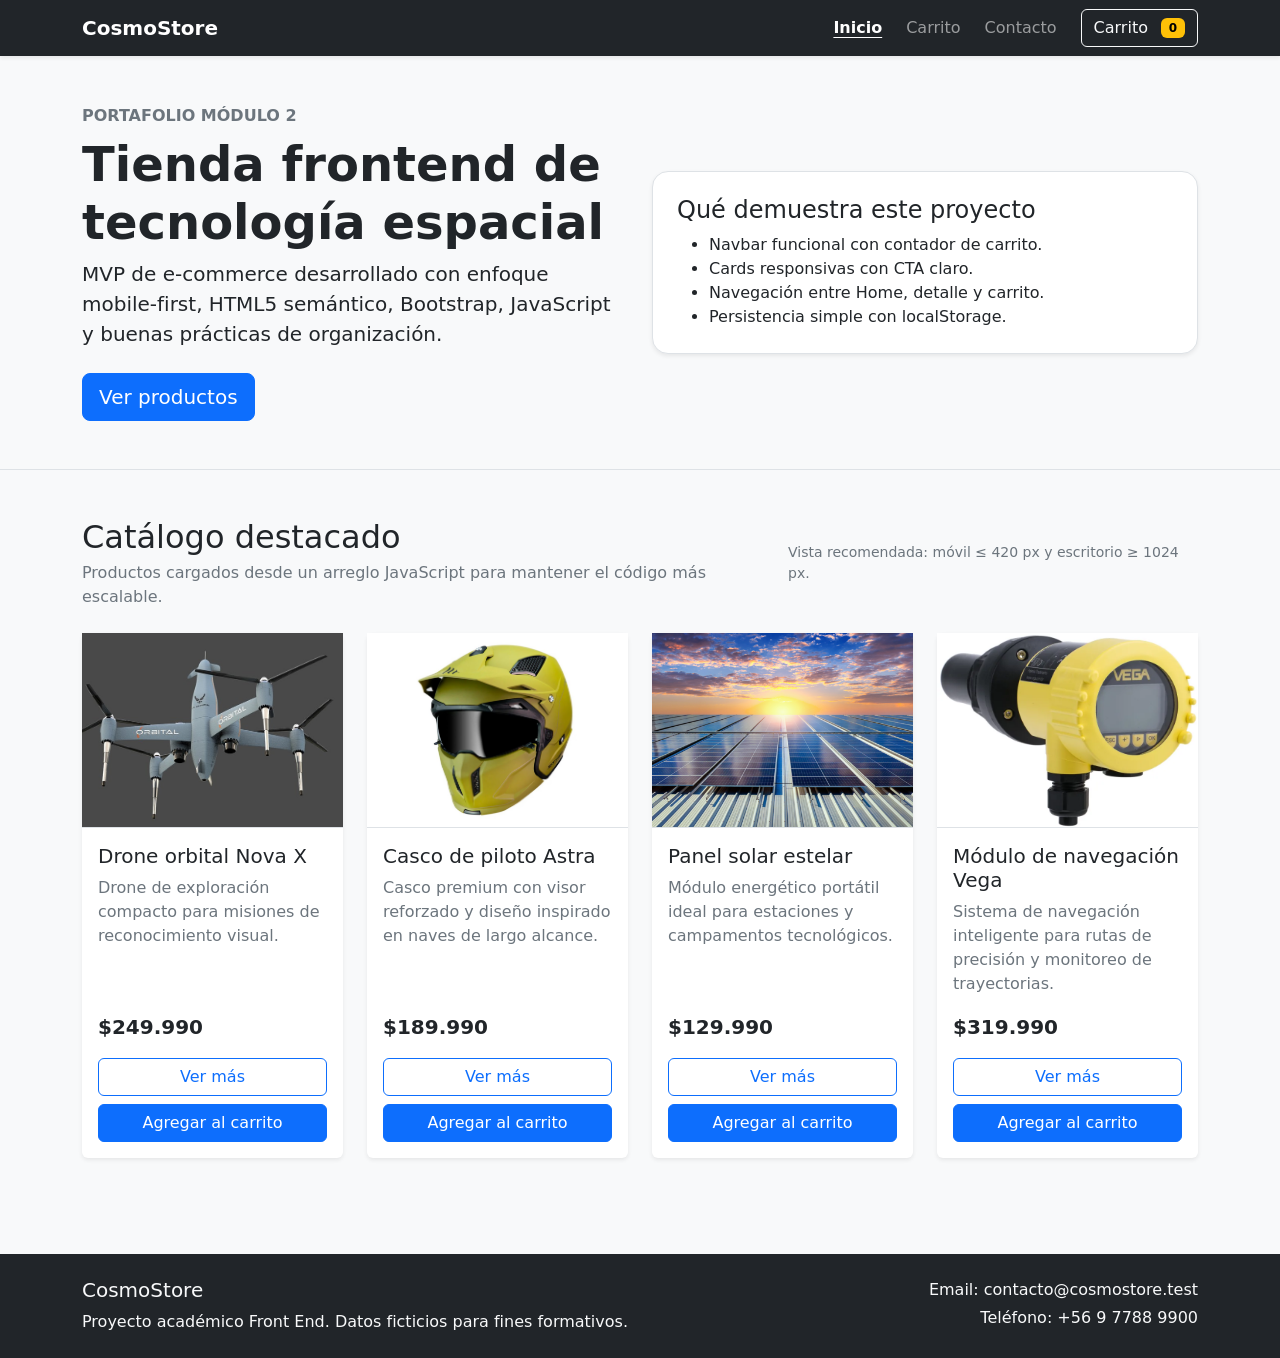
<file: index.html>
<!doctype html>
<html lang="es">
<head>
  <meta charset="UTF-8">
  <meta name="viewport" content="width=device-width, initial-scale=1.0">
  <meta name="description" content="CosmoStore: tienda online frontend desarrollada con HTML5, Bootstrap y JavaScript.">
  <title>CosmoStore | Experimento Rama_B</title>

  <!-- Bootstrap por CDN: requerido por la rúbrica -->
  <link
    href="https://cdn.jsdelivr.net/npm/bootstrap@5.3.3/dist/css/bootstrap.min.css"
    rel="stylesheet"
    integrity="sha384-QWTKZyjpPEjISv5WaRU9OFeRpok6YctnYmDr5pNlyT2bRjXh0JMhjY6hW+ALEwIH"
    crossorigin="anonymous"
  >

  <!-- Hoja de estilos propia: separada para mantener orden y escalabilidad -->
  <link rel="stylesheet" href="assets/css/styles.css">
</head>
<body data-page="home">
  <!-- header: agrupa el encabezado principal del sitio -->
  <header>
    <!-- nav: navegación principal semántica -->
    <nav class="navbar navbar-expand-lg bg-dark navbar-dark sticky-top shadow-sm" aria-label="Navegación principal">
      <div class="container">
        <a class="navbar-brand fw-bold" href="index.html">CosmoStore</a>

        <!-- Botón hamburguesa para pantallas pequeñas -->
        <button class="navbar-toggler" type="button" data-bs-toggle="collapse" data-bs-target="#menuPrincipal" aria-controls="menuPrincipal" aria-expanded="false" aria-label="Abrir menú de navegación">
          <span class="navbar-toggler-icon"></span>
        </button>

        <div class="collapse navbar-collapse" id="menuPrincipal">
          <ul class="navbar-nav ms-auto align-items-lg-center gap-lg-2">
            <li class="nav-item">
              <a class="nav-link" href="index.html">Inicio</a>
            </li>
            <li class="nav-item">
              <a class="nav-link" href="carrito.html">Carrito</a>
            </li>
            <li class="nav-item">
              <a class="nav-link" href="#contacto">Contacto</a>
            </li>
            <li class="nav-item ms-lg-2">
              <a class="btn btn-outline-light position-relative" href="carrito.html" aria-label="Ir al carrito">
                Carrito
                <!-- badge: componente Bootstrap solicitado para el contador -->
                <span id="cart-count" class="badge text-bg-warning ms-2" aria-live="polite">0</span>
              </a>
            </li>
          </ul>
        </div>
      </div>
    </nav>
  </header>

  <!-- main: contenido central e irrepetible de esta página -->
  <main>
    <!-- Sección hero introductoria -->
    <section class="py-5 bg-light border-bottom">
      <div class="container">
        <div class="row align-items-center g-4">
          <div class="col-12 col-lg-6">
            <p class="text-uppercase fw-semibold text-secondary mb-2">Portafolio Módulo 2</p>
            <h1 class="display-5 fw-bold">Tienda frontend de tecnología espacial</h1>
            <p class="lead mb-4">
              MVP de e-commerce desarrollado con enfoque mobile-first, HTML5 semántico, Bootstrap,
              JavaScript y buenas prácticas de organización.
            </p>
            <a href="#productos" class="btn btn-primary btn-lg">Ver productos</a>
          </div>
          <div class="col-12 col-lg-6">
            <article class="hero-card p-4 rounded-4 shadow-sm bg-white h-100">
              <h2 class="h4">Qué demuestra este proyecto</h2>
              <ul class="mb-0">
                <li>Navbar funcional con contador de carrito.</li>
                <li>Cards responsivas con CTA claro.</li>
                <li>Navegación entre Home, detalle y carrito.</li>
                <li>Persistencia simple con localStorage.</li>
              </ul>
            </article>
          </div>
        </div>
      </div>
    </section>

    <!-- section: agrupa la grilla de productos -->
    <section id="productos" class="py-5">
      <div class="container">
        <div class="d-flex flex-column flex-md-row justify-content-between align-items-md-center gap-2 mb-4">
          <div>
            <h2 class="mb-1">Catálogo destacado</h2>
            <p class="text-secondary mb-0">Productos cargados desde un arreglo JavaScript para mantener el código más escalable.</p>
          </div>
          <p class="mb-0 small text-secondary">Vista recomendada: móvil ≤ 420 px y escritorio ≥ 1024 px.</p>
        </div>

        <!-- row del grid Bootstrap -->
        <div id="product-list" class="row g-4">
          <!-- Las cards se insertan con JavaScript -->
        </div>
      </div>
    </section>
  </main>

  <!-- footer: información de cierre del sitio -->
  <footer id="contacto" class="bg-dark text-light py-4 mt-5">
    <div class="container">
      <div class="row g-3">
        <div class="col-12 col-md-6">
          <h2 class="h5">CosmoStore</h2>
          <p class="mb-0">Proyecto académico Front End. Datos ficticios para fines formativos.</p>
        </div>
        <div class="col-12 col-md-6 text-md-end">
          <p class="mb-1">Email: contacto@cosmostore.test</p>
          <p class="mb-0">Teléfono: +56 9 7788 9900</p>
        </div>
      </div>
    </div>
  </footer>

  <script src="https://cdn.jsdelivr.net/npm/bootstrap@5.3.3/dist/js/bootstrap.bundle.min.js" integrity="sha384-YvpcrYf0tY3lHB60NNkmXc5s9fDVZLESaAA55NDzOxhy9GkcIdslK1eN7N6jIeHz" crossorigin="anonymous"></script>
  <script src="assets/js/app.js"></script>
</body>
</html>
</file>
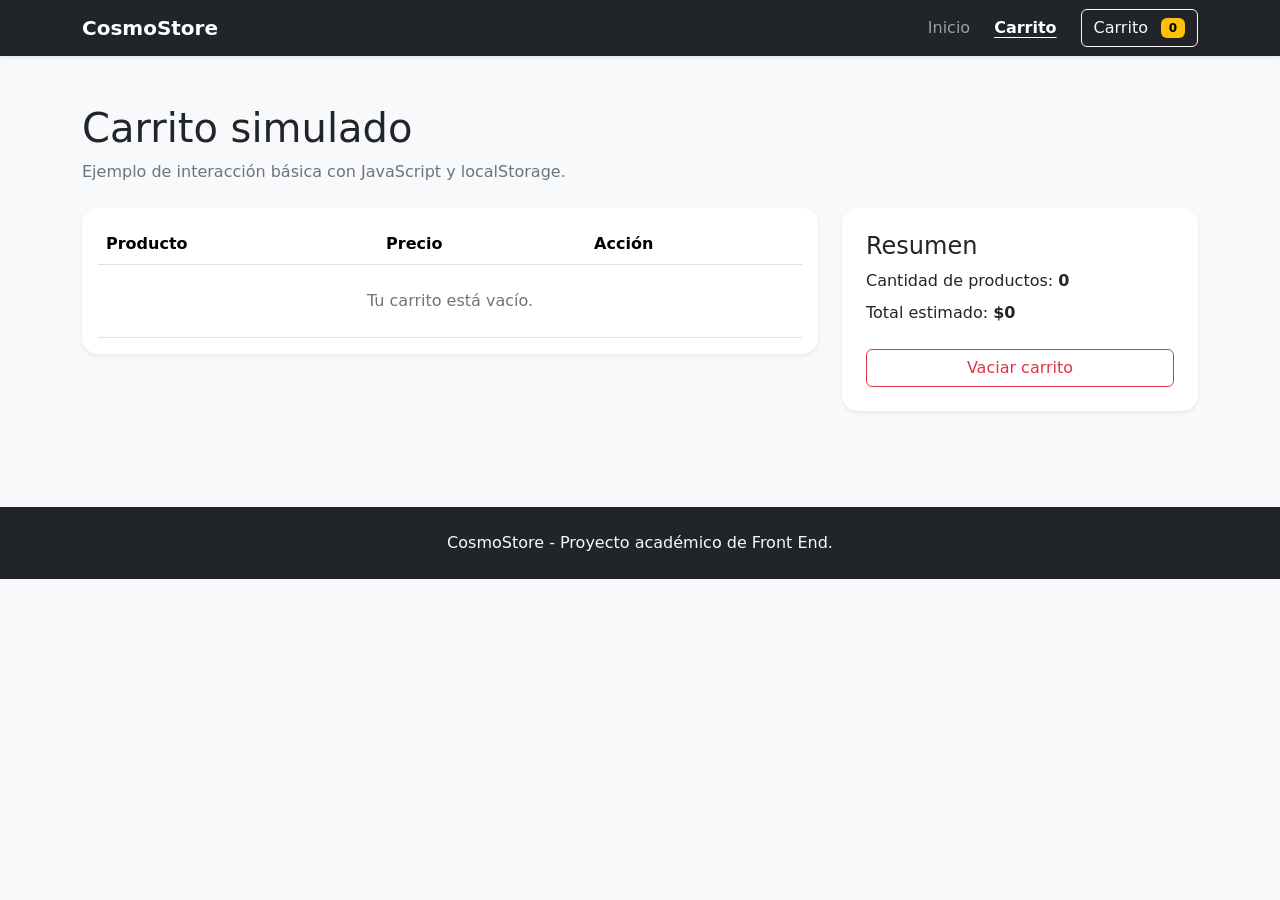
<file: carrito.html>
<!doctype html>
<html lang="es">
<head>
  <meta charset="UTF-8">
  <meta name="viewport" content="width=device-width, initial-scale=1.0">
  <meta name="description" content="Carrito simulado de CosmoStore.">
  <title>CosmoStore | Carrito</title>
  <link
    href="https://cdn.jsdelivr.net/npm/bootstrap@5.3.3/dist/css/bootstrap.min.css"
    rel="stylesheet"
    integrity="sha384-QWTKZyjpPEjISv5WaRU9OFeRpok6YctnYmDr5pNlyT2bRjXh0JMhjY6hW+ALEwIH"
    crossorigin="anonymous"
  >
  <link rel="stylesheet" href="assets/css/styles.css">
</head>
<body data-page="cart">
  <header>
    <nav class="navbar navbar-expand-lg bg-dark navbar-dark sticky-top shadow-sm" aria-label="Navegación principal">
      <div class="container">
        <a class="navbar-brand fw-bold" href="index.html">CosmoStore</a>
        <button class="navbar-toggler" type="button" data-bs-toggle="collapse" data-bs-target="#menuPrincipal" aria-controls="menuPrincipal" aria-expanded="false" aria-label="Abrir menú de navegación">
          <span class="navbar-toggler-icon"></span>
        </button>
        <div class="collapse navbar-collapse" id="menuPrincipal">
          <ul class="navbar-nav ms-auto align-items-lg-center gap-lg-2">
            <li class="nav-item"><a class="nav-link" href="index.html">Inicio</a></li>
            <li class="nav-item"><a class="nav-link" href="carrito.html">Carrito</a></li>
            <li class="nav-item ms-lg-2">
              <a class="btn btn-outline-light position-relative" href="carrito.html">
                Carrito
                <span id="cart-count" class="badge text-bg-warning ms-2" aria-live="polite">0</span>
              </a>
            </li>
          </ul>
        </div>
      </div>
    </nav>
  </header>

  <main class="py-5">
    <div class="container">
      <section class="mb-4">
        <h1 class="mb-2">Carrito simulado</h1>
        <p class="text-secondary mb-0">Ejemplo de interacción básica con JavaScript y localStorage.</p>
      </section>

      <section class="row g-4">
        <div class="col-12 col-lg-8">
          <div class="table-responsive bg-white rounded-4 shadow-sm p-3">
            <table class="table align-middle mb-0">
              <thead>
                <tr>
                  <th scope="col">Producto</th>
                  <th scope="col">Precio</th>
                  <th scope="col">Acción</th>
                </tr>
              </thead>
              <tbody id="cart-items">
                <!-- Filas cargadas con JavaScript -->
              </tbody>
            </table>
          </div>
        </div>

        <div class="col-12 col-lg-4">
          <aside class="bg-white rounded-4 shadow-sm p-4">
            <h2 class="h4">Resumen</h2>
            <p class="mb-2">Cantidad de productos: <strong id="cart-total-items">0</strong></p>
            <p class="mb-4">Total estimado: <strong id="cart-total-price">$0</strong></p>
            <button id="btn-clear-cart" class="btn btn-outline-danger w-100">Vaciar carrito</button>
          </aside>
        </div>
      </section>
    </div>
  </main>

  <footer class="bg-dark text-light py-4 mt-5">
    <div class="container text-center">
      <p class="mb-0">CosmoStore - Proyecto académico de Front End.</p>
    </div>
  </footer>

  <script src="https://cdn.jsdelivr.net/npm/bootstrap@5.3.3/dist/js/bootstrap.bundle.min.js" integrity="sha384-YvpcrYf0tY3lHB60NNkmXc5s9fDVZLESaAA55NDzOxhy9GkcIdslK1eN7N6jIeHz" crossorigin="anonymous"></script>
  <script src="assets/js/app.js"></script>
</body>
</html>
</file>
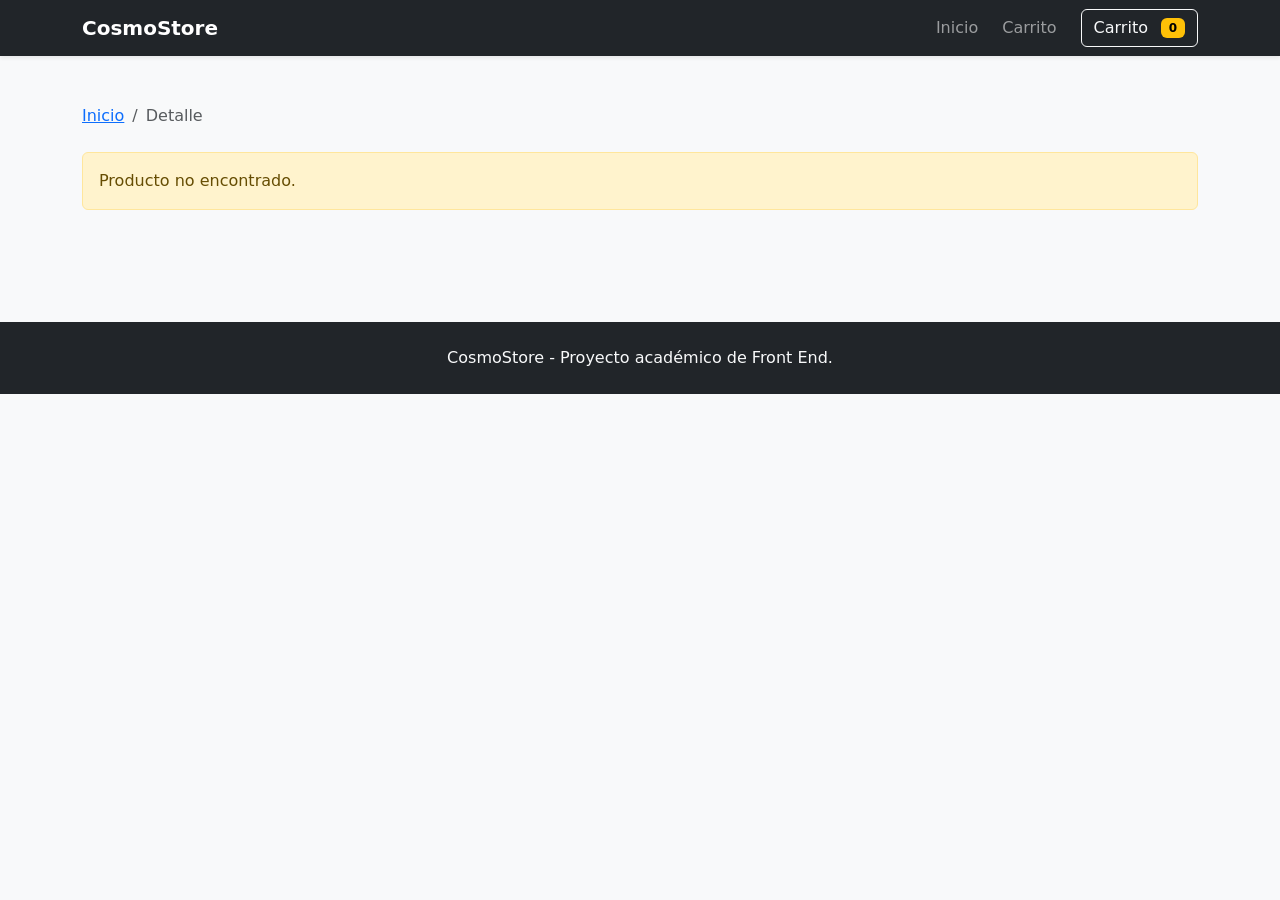
<file: detalle.html>
<!doctype html>
<html lang="es">
<head>
  <meta charset="UTF-8">
  <meta name="viewport" content="width=device-width, initial-scale=1.0">
  <meta name="description" content="Detalle de producto de CosmoStore.">
  <title>CosmoStore | Detalle de producto</title>
  <link
    href="https://cdn.jsdelivr.net/npm/bootstrap@5.3.3/dist/css/bootstrap.min.css"
    rel="stylesheet"
    integrity="sha384-QWTKZyjpPEjISv5WaRU9OFeRpok6YctnYmDr5pNlyT2bRjXh0JMhjY6hW+ALEwIH"
    crossorigin="anonymous"
  >
  <link rel="stylesheet" href="assets/css/styles.css">
</head>
<body data-page="detail">
  <header>
    <nav class="navbar navbar-expand-lg bg-dark navbar-dark sticky-top shadow-sm" aria-label="Navegación principal">
      <div class="container">
        <a class="navbar-brand fw-bold" href="index.html">CosmoStore</a>
        <button class="navbar-toggler" type="button" data-bs-toggle="collapse" data-bs-target="#menuPrincipal" aria-controls="menuPrincipal" aria-expanded="false" aria-label="Abrir menú de navegación">
          <span class="navbar-toggler-icon"></span>
        </button>
        <div class="collapse navbar-collapse" id="menuPrincipal">
          <ul class="navbar-nav ms-auto align-items-lg-center gap-lg-2">
            <li class="nav-item"><a class="nav-link" href="index.html">Inicio</a></li>
            <li class="nav-item"><a class="nav-link" href="carrito.html">Carrito</a></li>
            <li class="nav-item ms-lg-2">
              <a class="btn btn-outline-light position-relative" href="carrito.html">
                Carrito
                <span id="cart-count" class="badge text-bg-warning ms-2" aria-live="polite">0</span>
              </a>
            </li>
          </ul>
        </div>
      </div>
    </nav>
  </header>

  <main class="py-5">
    <div class="container">
      <nav aria-label="breadcrumb" class="mb-4">
        <ol class="breadcrumb">
          <li class="breadcrumb-item"><a href="index.html">Inicio</a></li>
          <li class="breadcrumb-item active" aria-current="page">Detalle</li>
        </ol>
      </nav>

      <section id="product-detail" class="row g-4 align-items-start">
        <!-- El detalle se renderiza con JavaScript según el parámetro de la URL -->
      </section>
    </div>
  </main>

  <footer class="bg-dark text-light py-4 mt-5">
    <div class="container text-center">
      <p class="mb-0">CosmoStore - Proyecto académico de Front End.</p>
    </div>
  </footer>

  <script src="https://cdn.jsdelivr.net/npm/bootstrap@5.3.3/dist/js/bootstrap.bundle.min.js" integrity="sha384-YvpcrYf0tY3lHB60NNkmXc5s9fDVZLESaAA55NDzOxhy9GkcIdslK1eN7N6jIeHz" crossorigin="anonymous"></script>
  <script src="assets/js/app.js"></script>
</body>
</html>
</file>
<file: assets/css/styles.css>
/* =========================================================
   styles.css
   Hoja de estilos propia del proyecto.
   Se utiliza para personalizar Bootstrap sin reemplazarlo.
   Buenas prácticas aplicadas:
   - variables CSS para colores reutilizables
   - nombres claros
   - bloques ordenados de lo general a lo específico
   - foco visible para accesibilidad mínima
   ========================================================= */

:root {
  --color-fondo: #f8f9fa;
  --color-superficie: #ffffff;
  --color-primario: #0d6efd;
  --color-texto: #212529;
  --color-borde: #dee2e6;
}

/* Reset mínimo de presentación */
body {
  background-color: var(--color-fondo);
  color: var(--color-texto);
}

/* Asegura una altura visual agradable para la tarjeta del hero */
.hero-card {
  border: 1px solid var(--color-borde);
}

/* Mejora visual para las cards del catálogo */
.product-card {
  height: 100%;
  transition: transform 0.2s ease, box-shadow 0.2s ease;
}

.product-card:hover {
  transform: translateY(-4px);
  box-shadow: 0 0.75rem 1.5rem rgba(0, 0, 0, 0.08);
}

/* Contenedor de imagen con tamaño consistente */
.product-image {
  width: 100%;
  aspect-ratio: 4 / 3;
  object-fit: cover;
  border-bottom: 1px solid var(--color-borde);
}

/* Imagen de detalle */
.detail-image {
  width: 100%;
  border-radius: 1rem;
  object-fit: cover;
}

/* Accesibilidad: foco visible para teclado */
a:focus-visible,
button:focus-visible {
  outline: 3px solid #ffc107;
  outline-offset: 2px;
}

/* Marca visual de página activa en navbar */
.nav-link.active {
  font-weight: 700;
  text-decoration: underline;
  text-underline-offset: 0.25rem;
}

/* Ajustes para pantallas pequeñas, coherentes con enfoque mobile-first */
@media (max-width: 420px) {
  .display-5 {
    font-size: 2rem;
  }
}
</file>
